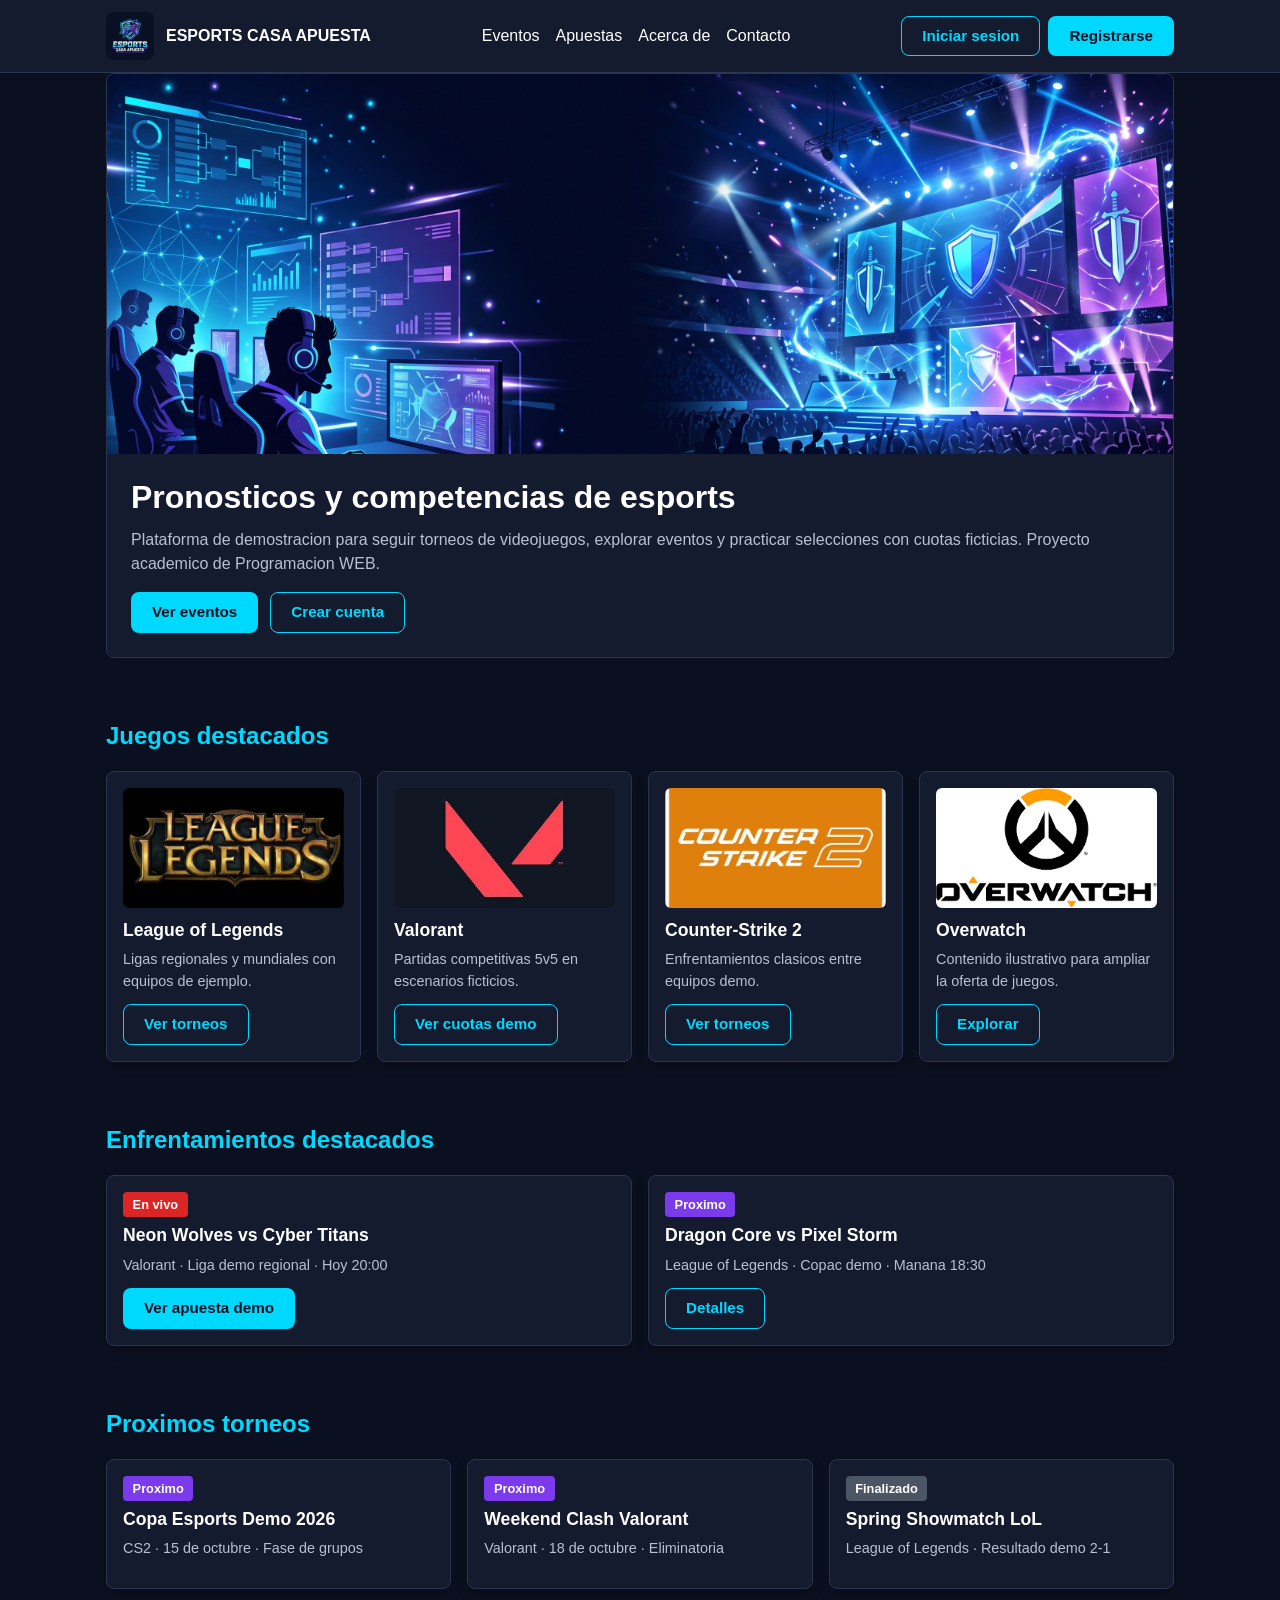
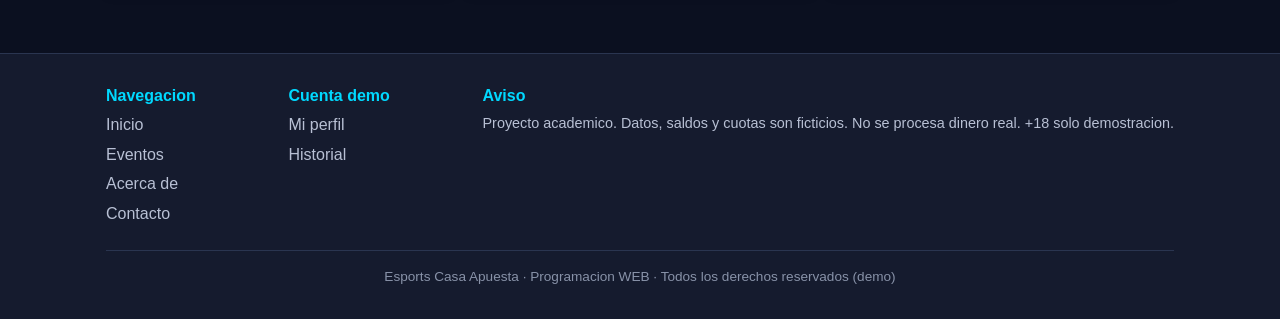
<file: index.html>
<!DOCTYPE html>
<html lang="es">
<head>
    <meta charset="UTF-8">
    <meta name="viewport" content="width=device-width, initial-scale=1.0">
    <title>Inicio | Esports Casa Apuesta</title>
    <link rel="stylesheet" href="css/styles.css">
    <link rel="stylesheet" href="css/layout.css">
    <link rel="stylesheet" href="css/components.css">
    <link rel="stylesheet" href="css/responsive.css">
</head>
<body>

    <!-- Menu principal (se repite en cada pagina) -->
    <header class="site-header">
        <div class="contenedor">
            <a href="index.html" class="logo-link">
                <img src="assets/img/logo.png" alt="Logo Esports Casa Apuesta">
                <span>ESPORTS CASA APUESTA</span>
            </a>

            <nav class="nav-principal" aria-label="Menu principal">
                <ul>
                    <li><a href="pages/eventos.html">Eventos</a></li>
                    <li><a href="pages/apuestas.html">Apuestas</a></li>
                    <li><a href="pages/acerca-de.html">Acerca de</a></li>
                    <li><a href="pages/contacto.html">Contacto</a></li>
                </ul>
            </nav>

            <div class="acciones-usuario">
                <a href="pages/login.html" class="btn btn-secundario">Iniciar sesion</a>
                <a href="pages/registro.html" class="btn btn-primario">Registrarse</a>
            </div>
        </div>
    </header>

    <main>
        <div class="contenedor">

            <section class="hero" id="hero">
                <img src="assets/img/hero-esports.jpg" alt="Escenario de torneo esports">
                <div class="hero-texto">
                    <h1>Pronosticos y competencias de esports</h1>
                    <p class="texto-suave">
                        Plataforma de demostracion para seguir torneos de videojuegos, explorar eventos
                        y practicar selecciones con cuotas ficticias. Proyecto academico de Programacion WEB.
                    </p>
                    <div class="hero-botones">
                        <a href="pages/eventos.html" class="btn btn-primario">Ver eventos</a>
                        <a href="pages/registro.html" class="btn btn-secundario">Crear cuenta</a>
                    </div>
                </div>
            </section>

            <section class="seccion" id="juegos-populares">
                <h2 class="seccion-titulo">Juegos destacados</h2>
                <div class="grilla-tarjetas">
                    <article class="tarjeta tarjeta-juego">
                        <img src="assets/img/league-of-legends.png" alt="League of Legends">
                        <h3>League of Legends</h3>
                        <p class="tarjeta-meta">Ligas regionales y mundiales con equipos de ejemplo.</p>
                        <a href="pages/eventos.html" class="btn btn-secundario">Ver torneos</a>
                    </article>
                    <article class="tarjeta tarjeta-juego">
                        <img src="assets/img/valorant.png" alt="Valorant">
                        <h3>Valorant</h3>
                        <p class="tarjeta-meta">Partidas competitivas 5v5 en escenarios ficticios.</p>
                        <a href="pages/apuestas.html" class="btn btn-secundario">Ver cuotas demo</a>
                    </article>
                    <article class="tarjeta tarjeta-juego">
                        <img src="assets/img/counter-strike-2.png" alt="Counter-Strike 2">
                        <h3>Counter-Strike 2</h3>
                        <p class="tarjeta-meta">Enfrentamientos clasicos entre equipos demo.</p>
                        <a href="pages/eventos.html" class="btn btn-secundario">Ver torneos</a>
                    </article>
                    <article class="tarjeta tarjeta-juego">
                        <img src="assets/img/overwatch.png" alt="Overwatch">
                        <h3>Overwatch</h3>
                        <p class="tarjeta-meta">Contenido ilustrativo para ampliar la oferta de juegos.</p>
                        <a href="pages/eventos.html" class="btn btn-secundario">Explorar</a>
                    </article>
                </div>
            </section>

            <section class="seccion" id="eventos-destacados">
                <h2 class="seccion-titulo">Enfrentamientos destacados</h2>
                <div class="grilla-tarjetas">
                    <article class="tarjeta">
                        <span class="etiqueta-estado en-vivo">En vivo</span>
                        <h3>Neon Wolves vs Cyber Titans</h3>
                        <p class="tarjeta-meta">Valorant · Liga demo regional · Hoy 20:00</p>
                        <a href="pages/apuestas.html" class="btn btn-primario">Ver apuesta demo</a>
                    </article>
                    <article class="tarjeta">
                        <span class="etiqueta-estado proximo">Proximo</span>
                        <h3>Dragon Core vs Pixel Storm</h3>
                        <p class="tarjeta-meta">League of Legends · Copac demo · Manana 18:30</p>
                        <a href="pages/eventos.html" class="btn btn-secundario">Detalles</a>
                    </article>
                </div>
            </section>

            <section class="seccion" id="proximos-eventos">
                <h2 class="seccion-titulo">Proximos torneos</h2>
                <div class="grilla-tarjetas">
                    <article class="tarjeta">
                        <span class="etiqueta-estado proximo">Proximo</span>
                        <h3>Copa Esports Demo 2026</h3>
                        <p class="tarjeta-meta">CS2 · 15 de octubre · Fase de grupos</p>
                    </article>
                    <article class="tarjeta">
                        <span class="etiqueta-estado proximo">Proximo</span>
                        <h3>Weekend Clash Valorant</h3>
                        <p class="tarjeta-meta">Valorant · 18 de octubre · Eliminatoria</p>
                    </article>
                    <article class="tarjeta">
                        <span class="etiqueta-estado finalizado">Finalizado</span>
                        <h3>Spring Showmatch LoL</h3>
                        <p class="tarjeta-meta">League of Legends · Resultado demo 2-1</p>
                    </article>
                </div>
            </section>

        </div>
    </main>

    <footer class="site-footer">
        <div class="contenedor">
            <div class="footer-columnas">
                <div>
                    <h3>Navegacion</h3>
                    <ul>
                        <li><a href="index.html">Inicio</a></li>
                        <li><a href="pages/eventos.html">Eventos</a></li>
                        <li><a href="pages/acerca-de.html">Acerca de</a></li>
                        <li><a href="pages/contacto.html">Contacto</a></li>
                    </ul>
                </div>
                <div>
                    <h3>Cuenta demo</h3>
                    <ul>
                        <li><a href="pages/mi-perfil.html">Mi perfil</a></li>
                        <li><a href="pages/historial.html">Historial</a></li>
                    </ul>
                </div>
                <div>
                    <h3>Aviso</h3>
                    <p class="texto-suave" style="font-size: 0.9rem;">
                        Proyecto academico. Datos, saldos y cuotas son ficticios. No se procesa dinero real. +18 solo demostracion.
                    </p>
                </div>
            </div>
            <p class="footer-copy">Esports Casa Apuesta · Programacion WEB · Todos los derechos reservados (demo)</p>
        </div>
    </footer>

</body>
</html>
</file>
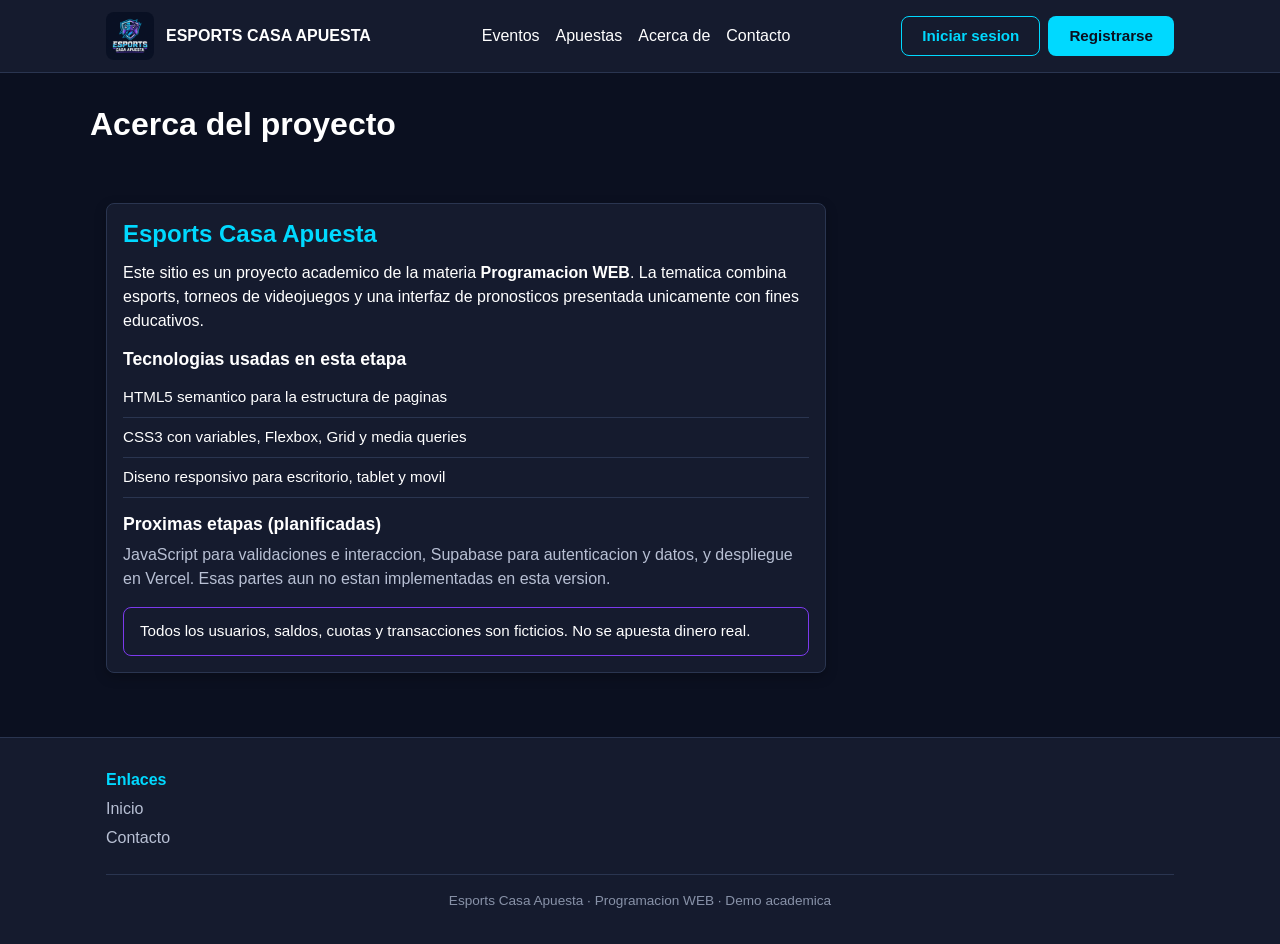
<file: pages/acerca-de.html>
<!DOCTYPE html>
<html lang="es">
<head>
    <meta charset="UTF-8">
    <meta name="viewport" content="width=device-width, initial-scale=1.0">
    <title>Acerca de | Esports Casa Apuesta</title>
    <link rel="stylesheet" href="../css/styles.css">
    <link rel="stylesheet" href="../css/layout.css">
    <link rel="stylesheet" href="../css/components.css">
    <link rel="stylesheet" href="../css/responsive.css">
</head>
<body>

    <header class="site-header">
        <div class="contenedor">
            <a href="../index.html" class="logo-link">
                <img src="../assets/img/logo.png" alt="Logo Esports Casa Apuesta">
                <span>ESPORTS CASA APUESTA</span>
            </a>
            <nav class="nav-principal" aria-label="Menu principal">
                <ul>
                    <li><a href="eventos.html">Eventos</a></li>
                    <li><a href="apuestas.html">Apuestas</a></li>
                    <li><a href="acerca-de.html">Acerca de</a></li>
                    <li><a href="contacto.html">Contacto</a></li>
                </ul>
            </nav>
            <div class="acciones-usuario">
                <a href="login.html" class="btn btn-secundario">Iniciar sesion</a>
                <a href="registro.html" class="btn btn-primario">Registrarse</a>
            </div>
        </div>
    </header>

    <main>
        <div class="contenedor pagina-titulo">
            <h1>Acerca del proyecto</h1>
        </div>

        <section class="seccion">
            <div class="contenedor">
                <article class="tarjeta" style="max-width: 720px;">
                    <h2>Esports Casa Apuesta</h2>
                    <p>
                        Este sitio es un proyecto academico de la materia <strong>Programacion WEB</strong>.
                        La tematica combina esports, torneos de videojuegos y una interfaz de pronosticos
                        presentada unicamente con fines educativos.
                    </p>
                    <h3>Tecnologias usadas en esta etapa</h3>
                    <ul class="lista-actividad" style="margin-bottom: 1rem;">
                        <li>HTML5 semantico para la estructura de paginas</li>
                        <li>CSS3 con variables, Flexbox, Grid y media queries</li>
                        <li>Diseno responsivo para escritorio, tablet y movil</li>
                    </ul>
                    <h3>Proximas etapas (planificadas)</h3>
                    <p class="texto-suave">
                        JavaScript para validaciones e interaccion, Supabase para autenticacion y datos,
                        y despliegue en Vercel. Esas partes aun no estan implementadas en esta version.
                    </p>
                    <p class="aviso-demo" style="margin-top: 1rem; margin-bottom: 0;">
                        Todos los usuarios, saldos, cuotas y transacciones son ficticios. No se apuesta dinero real.
                    </p>
                </article>
            </div>
        </section>
    </main>

    <footer class="site-footer">
        <div class="contenedor">
            <div class="footer-columnas">
                <div>
                    <h3>Enlaces</h3>
                    <ul>
                        <li><a href="../index.html">Inicio</a></li>
                        <li><a href="contacto.html">Contacto</a></li>
                    </ul>
                </div>
            </div>
            <p class="footer-copy">Esports Casa Apuesta · Programacion WEB · Demo academica</p>
        </div>
    </footer>

</body>
</html>
</file>
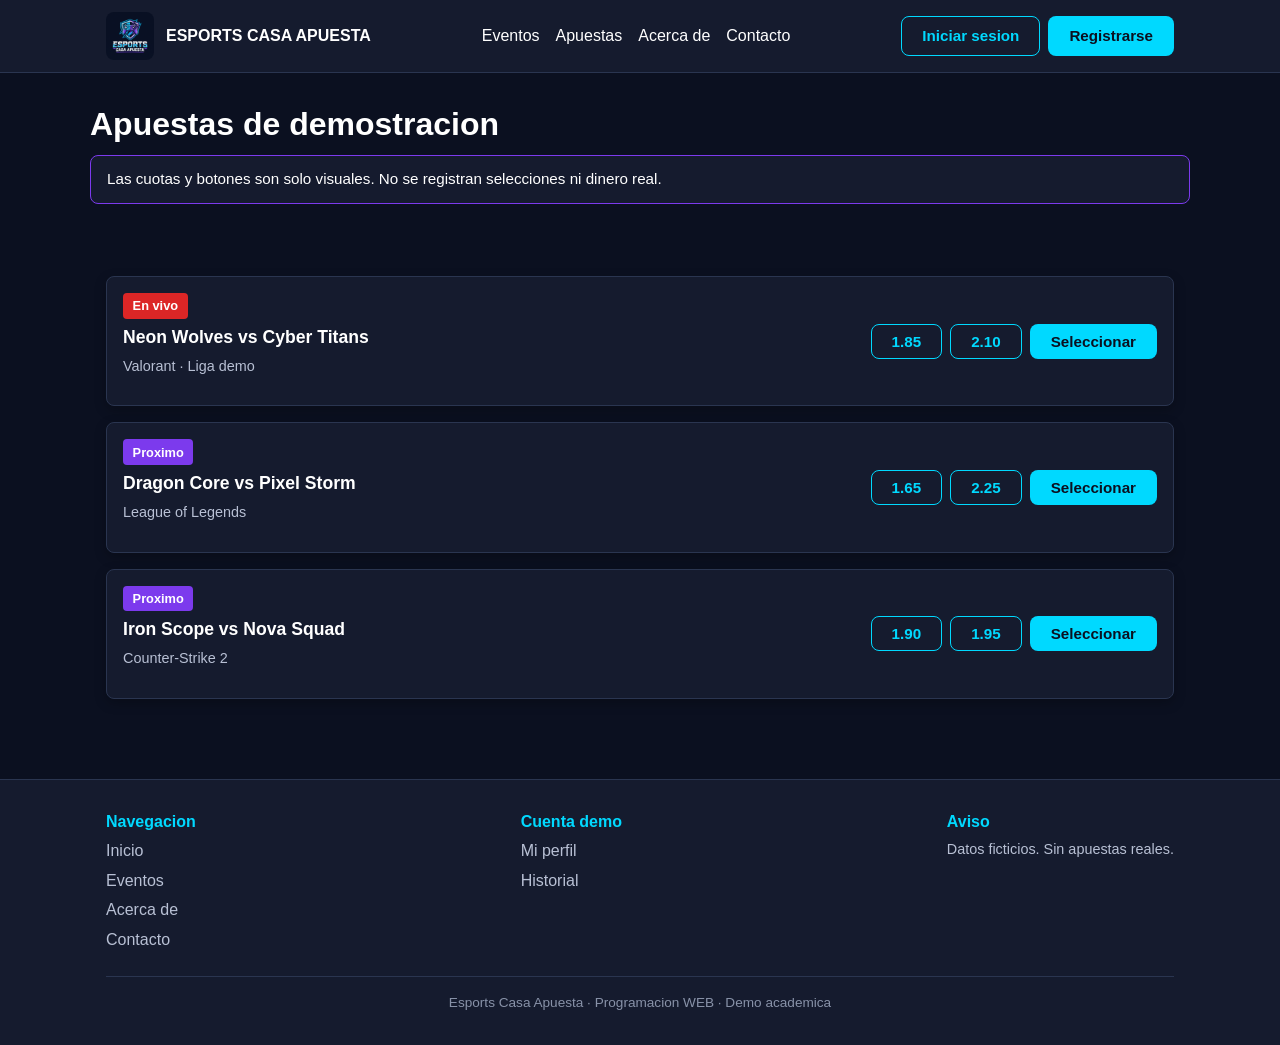
<file: pages/apuestas.html>
<!DOCTYPE html>
<html lang="es">
<head>
    <meta charset="UTF-8">
    <meta name="viewport" content="width=device-width, initial-scale=1.0">
    <title>Apuestas demo | Esports Casa Apuesta</title>
    <link rel="stylesheet" href="../css/styles.css">
    <link rel="stylesheet" href="../css/layout.css">
    <link rel="stylesheet" href="../css/components.css">
    <link rel="stylesheet" href="../css/responsive.css">
</head>
<body>

    <header class="site-header">
        <div class="contenedor">
            <a href="../index.html" class="logo-link">
                <img src="../assets/img/logo.png" alt="Logo Esports Casa Apuesta">
                <span>ESPORTS CASA APUESTA</span>
            </a>
            <nav class="nav-principal" aria-label="Menu principal">
                <ul>
                    <li><a href="eventos.html">Eventos</a></li>
                    <li><a href="apuestas.html">Apuestas</a></li>
                    <li><a href="acerca-de.html">Acerca de</a></li>
                    <li><a href="contacto.html">Contacto</a></li>
                </ul>
            </nav>
            <div class="acciones-usuario">
                <a href="login.html" class="btn btn-secundario">Iniciar sesion</a>
                <a href="registro.html" class="btn btn-primario">Registrarse</a>
            </div>
        </div>
    </header>

    <main>
        <div class="contenedor pagina-titulo">
            <h1>Apuestas de demostracion</h1>
            <p class="aviso-demo">Las cuotas y botones son solo visuales. No se registran selecciones ni dinero real.</p>
        </div>

        <section class="seccion">
            <div class="contenedor">
                <article class="tarjeta bloque-apuesta">
                    <div class="equipos-apuesta">
                        <span class="etiqueta-estado en-vivo">En vivo</span>
                        <h3>Neon Wolves vs Cyber Titans</h3>
                        <p class="tarjeta-meta">Valorant · Liga demo</p>
                    </div>
                    <div class="cuotas">
                        <button type="button" class="btn btn-secundario cuota-btn">1.85</button>
                        <button type="button" class="btn btn-secundario cuota-btn">2.10</button>
                        <button type="button" class="btn btn-primario cuota-btn">Seleccionar</button>
                    </div>
                </article>

                <article class="tarjeta bloque-apuesta">
                    <div class="equipos-apuesta">
                        <span class="etiqueta-estado proximo">Proximo</span>
                        <h3>Dragon Core vs Pixel Storm</h3>
                        <p class="tarjeta-meta">League of Legends</p>
                    </div>
                    <div class="cuotas">
                        <button type="button" class="btn btn-secundario cuota-btn">1.65</button>
                        <button type="button" class="btn btn-secundario cuota-btn">2.25</button>
                        <button type="button" class="btn btn-primario cuota-btn">Seleccionar</button>
                    </div>
                </article>

                <article class="tarjeta bloque-apuesta">
                    <div class="equipos-apuesta">
                        <span class="etiqueta-estado proximo">Proximo</span>
                        <h3>Iron Scope vs Nova Squad</h3>
                        <p class="tarjeta-meta">Counter-Strike 2</p>
                    </div>
                    <div class="cuotas">
                        <button type="button" class="btn btn-secundario cuota-btn">1.90</button>
                        <button type="button" class="btn btn-secundario cuota-btn">1.95</button>
                        <button type="button" class="btn btn-primario cuota-btn">Seleccionar</button>
                    </div>
                </article>
            </div>
        </section>
    </main>

    <footer class="site-footer">
        <div class="contenedor">
            <div class="footer-columnas">
                <div>
                    <h3>Navegacion</h3>
                    <ul>
                        <li><a href="../index.html">Inicio</a></li>
                        <li><a href="eventos.html">Eventos</a></li>
                        <li><a href="acerca-de.html">Acerca de</a></li>
                        <li><a href="contacto.html">Contacto</a></li>
                    </ul>
                </div>
                <div>
                    <h3>Cuenta demo</h3>
                    <ul>
                        <li><a href="mi-perfil.html">Mi perfil</a></li>
                        <li><a href="historial.html">Historial</a></li>
                    </ul>
                </div>
                <div>
                    <h3>Aviso</h3>
                    <p class="texto-suave" style="font-size: 0.9rem;">Datos ficticios. Sin apuestas reales.</p>
                </div>
            </div>
            <p class="footer-copy">Esports Casa Apuesta · Programacion WEB · Demo academica</p>
        </div>
    </footer>

</body>
</html>
</file>
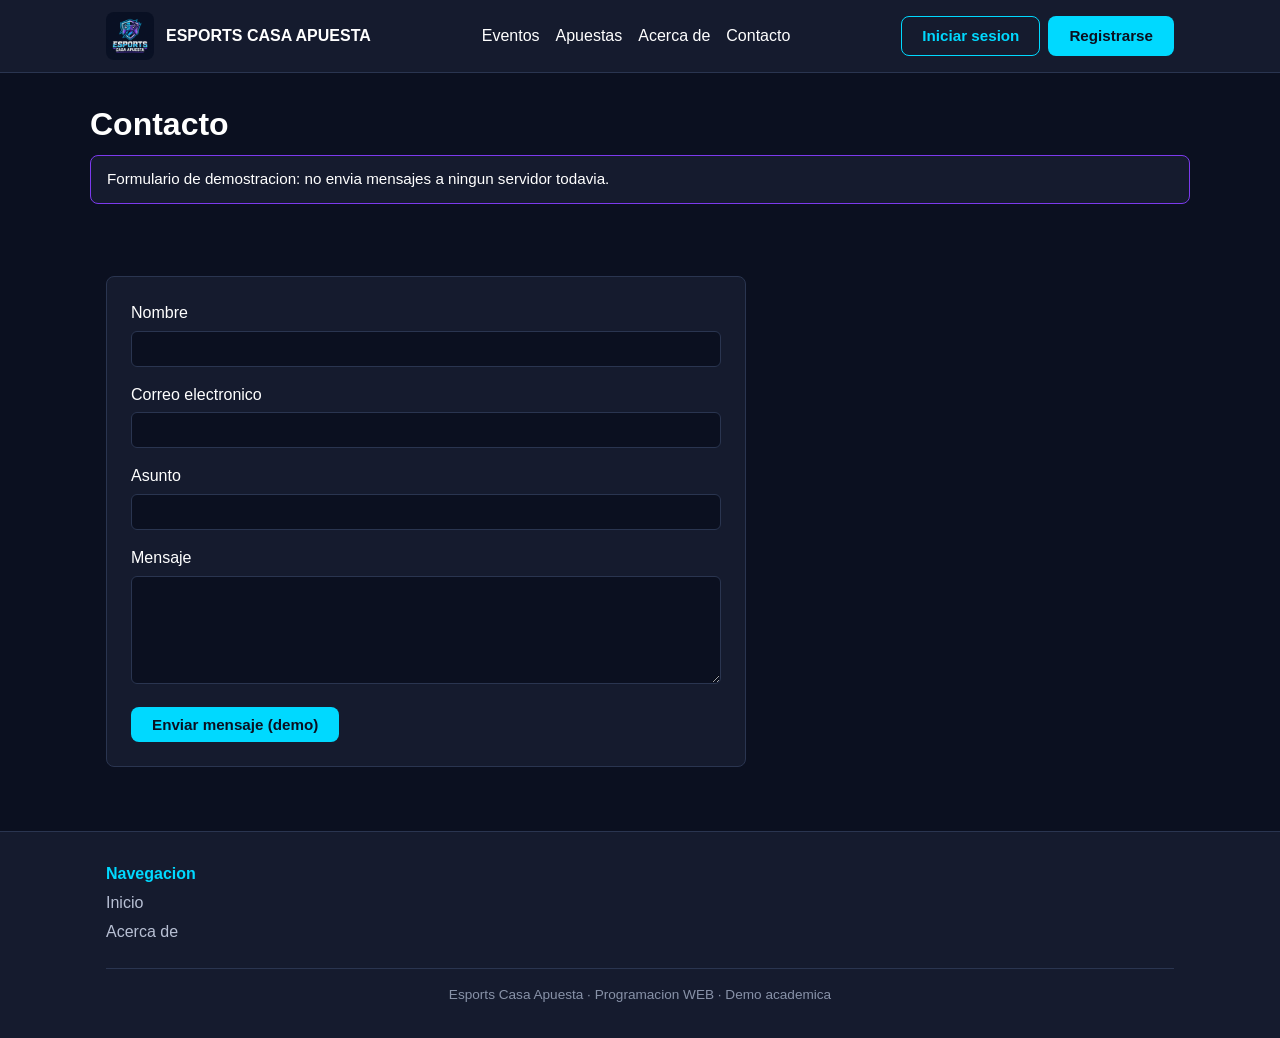
<file: pages/contacto.html>
<!DOCTYPE html>
<html lang="es">
<head>
    <meta charset="UTF-8">
    <meta name="viewport" content="width=device-width, initial-scale=1.0">
    <title>Contacto | Esports Casa Apuesta</title>
    <link rel="stylesheet" href="../css/styles.css">
    <link rel="stylesheet" href="../css/layout.css">
    <link rel="stylesheet" href="../css/components.css">
    <link rel="stylesheet" href="../css/responsive.css">
</head>
<body>

    <header class="site-header">
        <div class="contenedor">
            <a href="../index.html" class="logo-link">
                <img src="../assets/img/logo.png" alt="Logo Esports Casa Apuesta">
                <span>ESPORTS CASA APUESTA</span>
            </a>
            <nav class="nav-principal" aria-label="Menu principal">
                <ul>
                    <li><a href="eventos.html">Eventos</a></li>
                    <li><a href="apuestas.html">Apuestas</a></li>
                    <li><a href="acerca-de.html">Acerca de</a></li>
                    <li><a href="contacto.html">Contacto</a></li>
                </ul>
            </nav>
            <div class="acciones-usuario">
                <a href="login.html" class="btn btn-secundario">Iniciar sesion</a>
                <a href="registro.html" class="btn btn-primario">Registrarse</a>
            </div>
        </div>
    </header>

    <main>
        <div class="contenedor pagina-titulo">
            <h1>Contacto</h1>
            <p class="aviso-demo">Formulario de demostracion: no envia mensajes a ningun servidor todavia.</p>
        </div>

        <section class="seccion">
            <div class="contenedor">
                <form class="formulario formulario-ancho" action="#" method="post">
                    <div class="campo">
                        <label for="nombre">Nombre</label>
                        <input type="text" id="nombre" name="nombre" required>
                    </div>
                    <div class="campo">
                        <label for="correo">Correo electronico</label>
                        <input type="email" id="correo" name="correo" required>
                    </div>
                    <div class="campo">
                        <label for="asunto">Asunto</label>
                        <input type="text" id="asunto" name="asunto" required>
                    </div>
                    <div class="campo">
                        <label for="mensaje">Mensaje</label>
                        <textarea id="mensaje" name="mensaje" rows="5" required></textarea>
                    </div>
                    <button type="submit" class="btn btn-primario">Enviar mensaje (demo)</button>
                </form>
            </div>
        </section>
    </main>

    <footer class="site-footer">
        <div class="contenedor">
            <div class="footer-columnas">
                <div>
                    <h3>Navegacion</h3>
                    <ul>
                        <li><a href="../index.html">Inicio</a></li>
                        <li><a href="acerca-de.html">Acerca de</a></li>
                    </ul>
                </div>
            </div>
            <p class="footer-copy">Esports Casa Apuesta · Programacion WEB · Demo academica</p>
        </div>
    </footer>

</body>
</html>
</file>
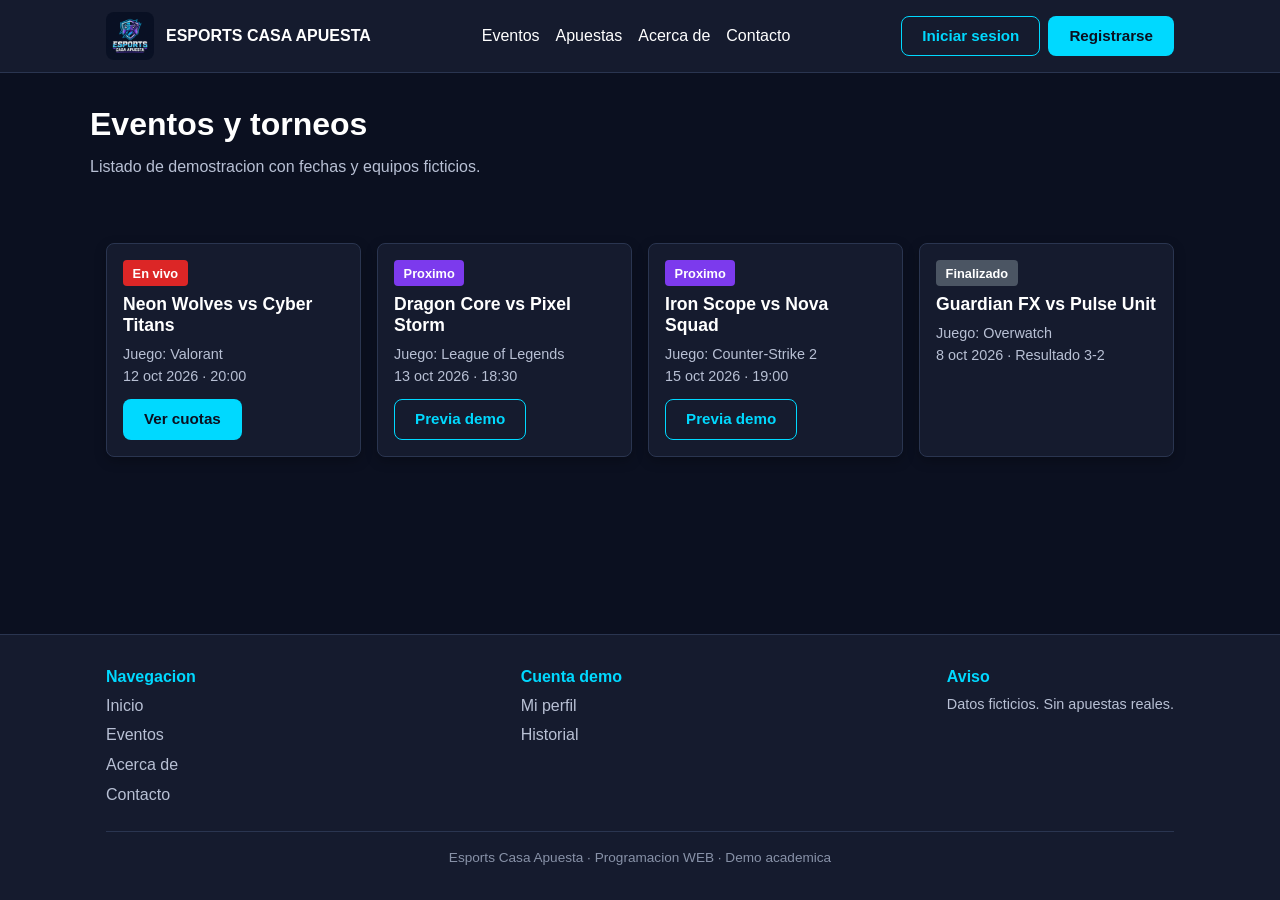
<file: pages/eventos.html>
<!DOCTYPE html>
<html lang="es">
<head>
    <meta charset="UTF-8">
    <meta name="viewport" content="width=device-width, initial-scale=1.0">
    <title>Eventos | Esports Casa Apuesta</title>
    <link rel="stylesheet" href="../css/styles.css">
    <link rel="stylesheet" href="../css/layout.css">
    <link rel="stylesheet" href="../css/components.css">
    <link rel="stylesheet" href="../css/responsive.css">
</head>
<body>

    <header class="site-header">
        <div class="contenedor">
            <a href="../index.html" class="logo-link">
                <img src="../assets/img/logo.png" alt="Logo Esports Casa Apuesta">
                <span>ESPORTS CASA APUESTA</span>
            </a>
            <nav class="nav-principal" aria-label="Menu principal">
                <ul>
                    <li><a href="eventos.html">Eventos</a></li>
                    <li><a href="apuestas.html">Apuestas</a></li>
                    <li><a href="acerca-de.html">Acerca de</a></li>
                    <li><a href="contacto.html">Contacto</a></li>
                </ul>
            </nav>
            <div class="acciones-usuario">
                <a href="login.html" class="btn btn-secundario">Iniciar sesion</a>
                <a href="registro.html" class="btn btn-primario">Registrarse</a>
            </div>
        </div>
    </header>

    <main>
        <div class="contenedor pagina-titulo">
            <h1>Eventos y torneos</h1>
            <p class="texto-suave">Listado de demostracion con fechas y equipos ficticios.</p>
        </div>

        <section class="seccion">
            <div class="contenedor grilla-tarjetas">
                <article class="tarjeta">
                    <span class="etiqueta-estado en-vivo">En vivo</span>
                    <h3>Neon Wolves vs Cyber Titans</h3>
                    <p class="tarjeta-meta">Juego: Valorant<br>12 oct 2026 · 20:00</p>
                    <a href="apuestas.html" class="btn btn-primario">Ver cuotas</a>
                </article>
                <article class="tarjeta">
                    <span class="etiqueta-estado proximo">Proximo</span>
                    <h3>Dragon Core vs Pixel Storm</h3>
                    <p class="tarjeta-meta">Juego: League of Legends<br>13 oct 2026 · 18:30</p>
                    <a href="apuestas.html" class="btn btn-secundario">Previa demo</a>
                </article>
                <article class="tarjeta">
                    <span class="etiqueta-estado proximo">Proximo</span>
                    <h3>Iron Scope vs Nova Squad</h3>
                    <p class="tarjeta-meta">Juego: Counter-Strike 2<br>15 oct 2026 · 19:00</p>
                    <a href="apuestas.html" class="btn btn-secundario">Previa demo</a>
                </article>
                <article class="tarjeta">
                    <span class="etiqueta-estado finalizado">Finalizado</span>
                    <h3>Guardian FX vs Pulse Unit</h3>
                    <p class="tarjeta-meta">Juego: Overwatch<br>8 oct 2026 · Resultado 3-2</p>
                </article>
            </div>
        </section>
    </main>

    <footer class="site-footer">
        <div class="contenedor">
            <div class="footer-columnas">
                <div>
                    <h3>Navegacion</h3>
                    <ul>
                        <li><a href="../index.html">Inicio</a></li>
                        <li><a href="eventos.html">Eventos</a></li>
                        <li><a href="acerca-de.html">Acerca de</a></li>
                        <li><a href="contacto.html">Contacto</a></li>
                    </ul>
                </div>
                <div>
                    <h3>Cuenta demo</h3>
                    <ul>
                        <li><a href="mi-perfil.html">Mi perfil</a></li>
                        <li><a href="historial.html">Historial</a></li>
                    </ul>
                </div>
                <div>
                    <h3>Aviso</h3>
                    <p class="texto-suave" style="font-size: 0.9rem;">Datos ficticios. Sin apuestas reales.</p>
                </div>
            </div>
            <p class="footer-copy">Esports Casa Apuesta · Programacion WEB · Demo academica</p>
        </div>
    </footer>

</body>
</html>
</file>
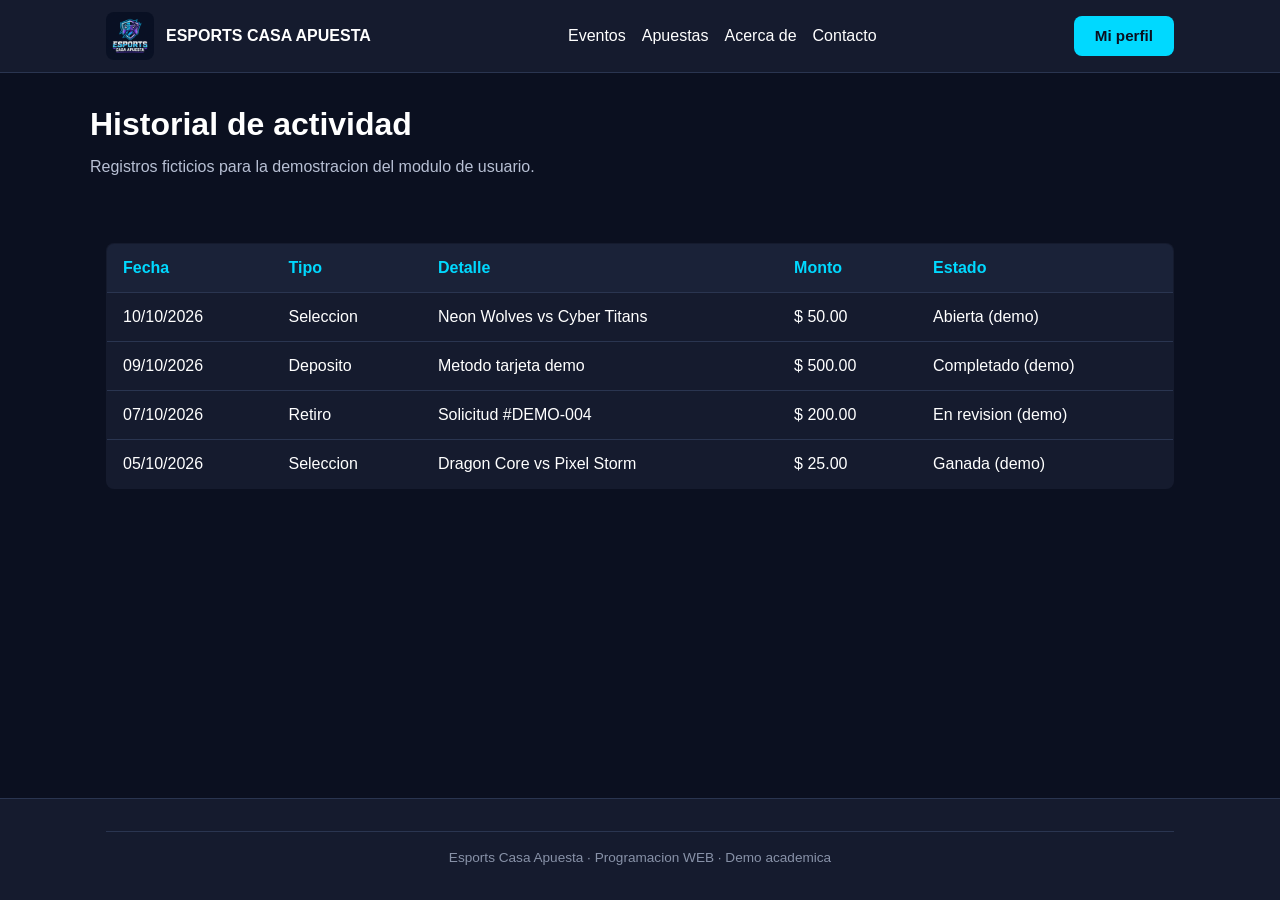
<file: pages/historial.html>
<!DOCTYPE html>
<html lang="es">
<head>
    <meta charset="UTF-8">
    <meta name="viewport" content="width=device-width, initial-scale=1.0">
    <title>Historial | Esports Casa Apuesta</title>
    <link rel="stylesheet" href="../css/styles.css">
    <link rel="stylesheet" href="../css/layout.css">
    <link rel="stylesheet" href="../css/components.css">
    <link rel="stylesheet" href="../css/responsive.css">
</head>
<body>

    <header class="site-header">
        <div class="contenedor">
            <a href="../index.html" class="logo-link">
                <img src="../assets/img/logo.png" alt="Logo Esports Casa Apuesta">
                <span>ESPORTS CASA APUESTA</span>
            </a>
            <nav class="nav-principal" aria-label="Menu principal">
                <ul>
                    <li><a href="eventos.html">Eventos</a></li>
                    <li><a href="apuestas.html">Apuestas</a></li>
                    <li><a href="acerca-de.html">Acerca de</a></li>
                    <li><a href="contacto.html">Contacto</a></li>
                </ul>
            </nav>
            <div class="acciones-usuario">
                <a href="mi-perfil.html" class="btn btn-primario">Mi perfil</a>
            </div>
        </div>
    </header>

    <main>
        <div class="contenedor pagina-titulo">
            <h1>Historial de actividad</h1>
            <p class="texto-suave">Registros ficticios para la demostracion del modulo de usuario.</p>
        </div>

        <section class="seccion">
            <div class="contenedor tabla-contenedor">
                <table class="tabla-historial">
                    <thead>
                        <tr>
                            <th>Fecha</th>
                            <th>Tipo</th>
                            <th>Detalle</th>
                            <th>Monto</th>
                            <th>Estado</th>
                        </tr>
                    </thead>
                    <tbody>
                        <tr>
                            <td>10/10/2026</td>
                            <td>Seleccion</td>
                            <td>Neon Wolves vs Cyber Titans</td>
                            <td>$ 50.00</td>
                            <td>Abierta (demo)</td>
                        </tr>
                        <tr>
                            <td>09/10/2026</td>
                            <td>Deposito</td>
                            <td>Metodo tarjeta demo</td>
                            <td>$ 500.00</td>
                            <td>Completado (demo)</td>
                        </tr>
                        <tr>
                            <td>07/10/2026</td>
                            <td>Retiro</td>
                            <td>Solicitud #DEMO-004</td>
                            <td>$ 200.00</td>
                            <td>En revision (demo)</td>
                        </tr>
                        <tr>
                            <td>05/10/2026</td>
                            <td>Seleccion</td>
                            <td>Dragon Core vs Pixel Storm</td>
                            <td>$ 25.00</td>
                            <td>Ganada (demo)</td>
                        </tr>
                    </tbody>
                </table>
            </div>
        </section>
    </main>

    <footer class="site-footer">
        <div class="contenedor">
            <p class="footer-copy">Esports Casa Apuesta · Programacion WEB · Demo academica</p>
        </div>
    </footer>

</body>
</html>
</file>
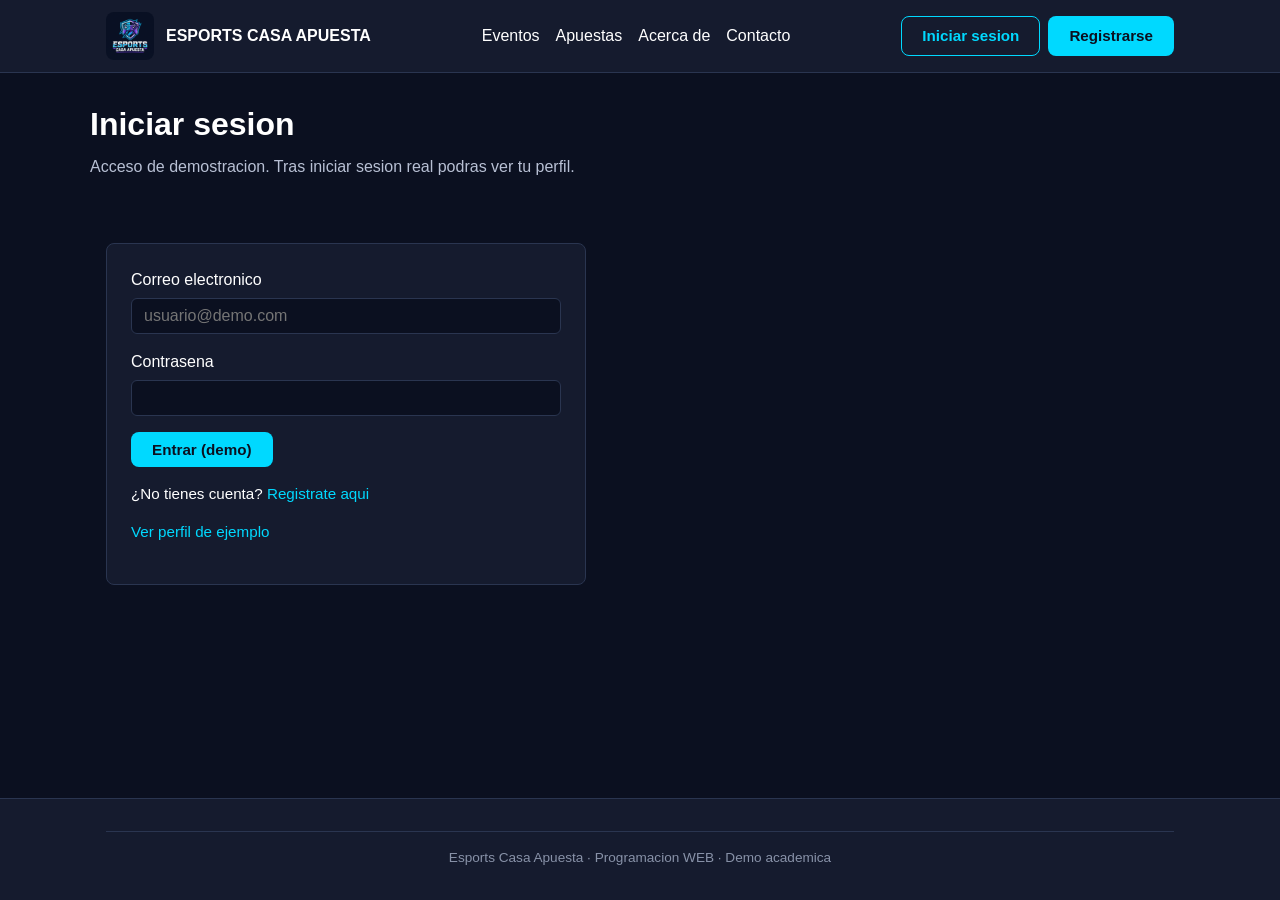
<file: pages/login.html>
<!DOCTYPE html>
<html lang="es">
<head>
    <meta charset="UTF-8">
    <meta name="viewport" content="width=device-width, initial-scale=1.0">
    <title>Iniciar sesion | Esports Casa Apuesta</title>
    <link rel="stylesheet" href="../css/styles.css">
    <link rel="stylesheet" href="../css/layout.css">
    <link rel="stylesheet" href="../css/components.css">
    <link rel="stylesheet" href="../css/responsive.css">
</head>
<body>

    <header class="site-header">
        <div class="contenedor">
            <a href="../index.html" class="logo-link">
                <img src="../assets/img/logo.png" alt="Logo Esports Casa Apuesta">
                <span>ESPORTS CASA APUESTA</span>
            </a>
            <nav class="nav-principal" aria-label="Menu principal">
                <ul>
                    <li><a href="eventos.html">Eventos</a></li>
                    <li><a href="apuestas.html">Apuestas</a></li>
                    <li><a href="acerca-de.html">Acerca de</a></li>
                    <li><a href="contacto.html">Contacto</a></li>
                </ul>
            </nav>
            <div class="acciones-usuario">
                <a href="login.html" class="btn btn-secundario">Iniciar sesion</a>
                <a href="registro.html" class="btn btn-primario">Registrarse</a>
            </div>
        </div>
    </header>

    <main>
        <div class="contenedor pagina-titulo">
            <h1>Iniciar sesion</h1>
            <p class="texto-suave">Acceso de demostracion. Tras iniciar sesion real podras ver tu perfil.</p>
        </div>

        <section class="seccion">
            <div class="contenedor">
                <form class="formulario" action="#" method="post">
                    <div class="campo">
                        <label for="correo">Correo electronico</label>
                        <input type="email" id="correo" name="correo" placeholder="usuario@demo.com" required>
                    </div>
                    <div class="campo">
                        <label for="password">Contrasena</label>
                        <input type="password" id="password" name="password" required>
                    </div>
                    <button type="submit" class="btn btn-primario">Entrar (demo)</button>
                    <p class="form-enlace">¿No tienes cuenta? <a href="registro.html">Registrate aqui</a></p>
                    <p class="form-enlace"><a href="mi-perfil.html">Ver perfil de ejemplo</a></p>
                </form>
            </div>
        </section>
    </main>

    <footer class="site-footer">
        <div class="contenedor">
            <p class="footer-copy">Esports Casa Apuesta · Programacion WEB · Demo academica</p>
        </div>
    </footer>

</body>
</html>
</file>
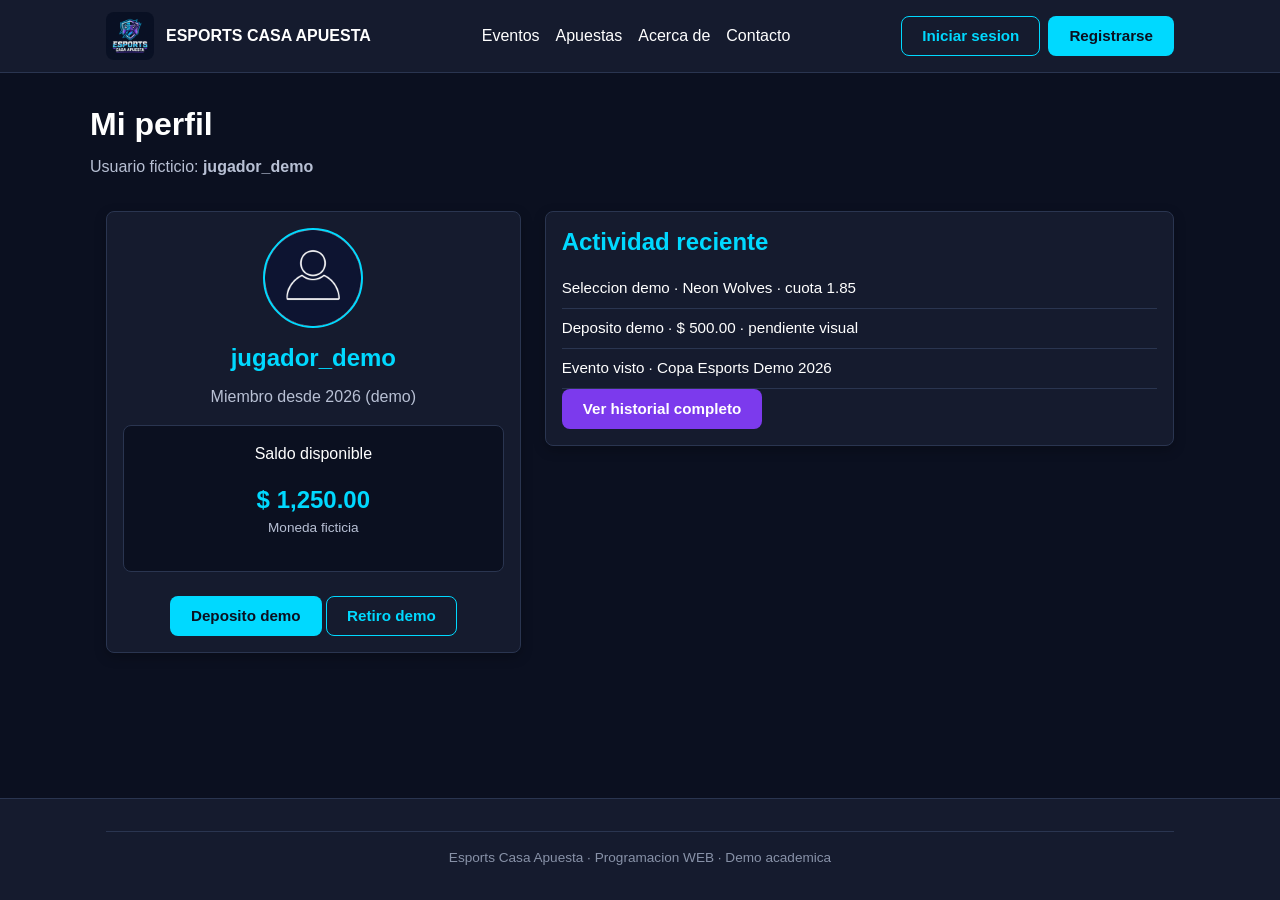
<file: pages/mi-perfil.html>
<!DOCTYPE html>
<html lang="es">
<head>
    <meta charset="UTF-8">
    <meta name="viewport" content="width=device-width, initial-scale=1.0">
    <title>Mi perfil | Esports Casa Apuesta</title>
    <link rel="stylesheet" href="../css/styles.css">
    <link rel="stylesheet" href="../css/layout.css">
    <link rel="stylesheet" href="../css/components.css">
    <link rel="stylesheet" href="../css/responsive.css">
</head>
<body>

    <header class="site-header">
        <div class="contenedor">
            <a href="../index.html" class="logo-link">
                <img src="../assets/img/logo.png" alt="Logo Esports Casa Apuesta">
                <span>ESPORTS CASA APUESTA</span>
            </a>
            <nav class="nav-principal" aria-label="Menu principal">
                <ul>
                    <li><a href="eventos.html">Eventos</a></li>
                    <li><a href="apuestas.html">Apuestas</a></li>
                    <li><a href="acerca-de.html">Acerca de</a></li>
                    <li><a href="contacto.html">Contacto</a></li>
                </ul>
            </nav>
            <div class="acciones-usuario">
                <a href="login.html" class="btn btn-secundario">Iniciar sesion</a>
                <a href="registro.html" class="btn btn-primario">Registrarse</a>
            </div>
        </div>
    </header>

    <main>
        <div class="contenedor pagina-titulo">
            <h1>Mi perfil</h1>
            <p class="texto-suave">Usuario ficticio: <strong>jugador_demo</strong></p>
        </div>

        <div class="contenedor perfil-layout">
            <aside class="perfil-sidebar">
                <div class="tarjeta panel-usuario">
                    <img src="../assets/img/default-avatar.png" alt="Avatar de usuario demo">
                    <h2>jugador_demo</h2>
                    <p class="texto-suave">Miembro desde 2026 (demo)</p>
                    <div class="saldo-caja">
                        <p>Saldo disponible</p>
                        <strong>$ 1,250.00</strong>
                        <p class="texto-suave" style="font-size: 0.85rem;">Moneda ficticia</p>
                    </div>
                    <a href="pagos.html" class="btn btn-primario">Deposito demo</a>
                    <a href="retiros.html" class="btn btn-secundario" style="margin-top: 0.5rem;">Retiro demo</a>
                </div>
            </aside>

            <div class="perfil-contenido">
                <div class="tarjeta">
                    <h2>Actividad reciente</h2>
                    <ul class="lista-actividad">
                        <li>Seleccion demo · Neon Wolves · cuota 1.85</li>
                        <li>Deposito demo · $ 500.00 · pendiente visual</li>
                        <li>Evento visto · Copa Esports Demo 2026</li>
                    </ul>
                    <a href="historial.html" class="btn btn-violeta">Ver historial completo</a>
                </div>
            </div>
        </div>
    </main>

    <footer class="site-footer">
        <div class="contenedor">
            <p class="footer-copy">Esports Casa Apuesta · Programacion WEB · Demo academica</p>
        </div>
    </footer>

</body>
</html>
</file>
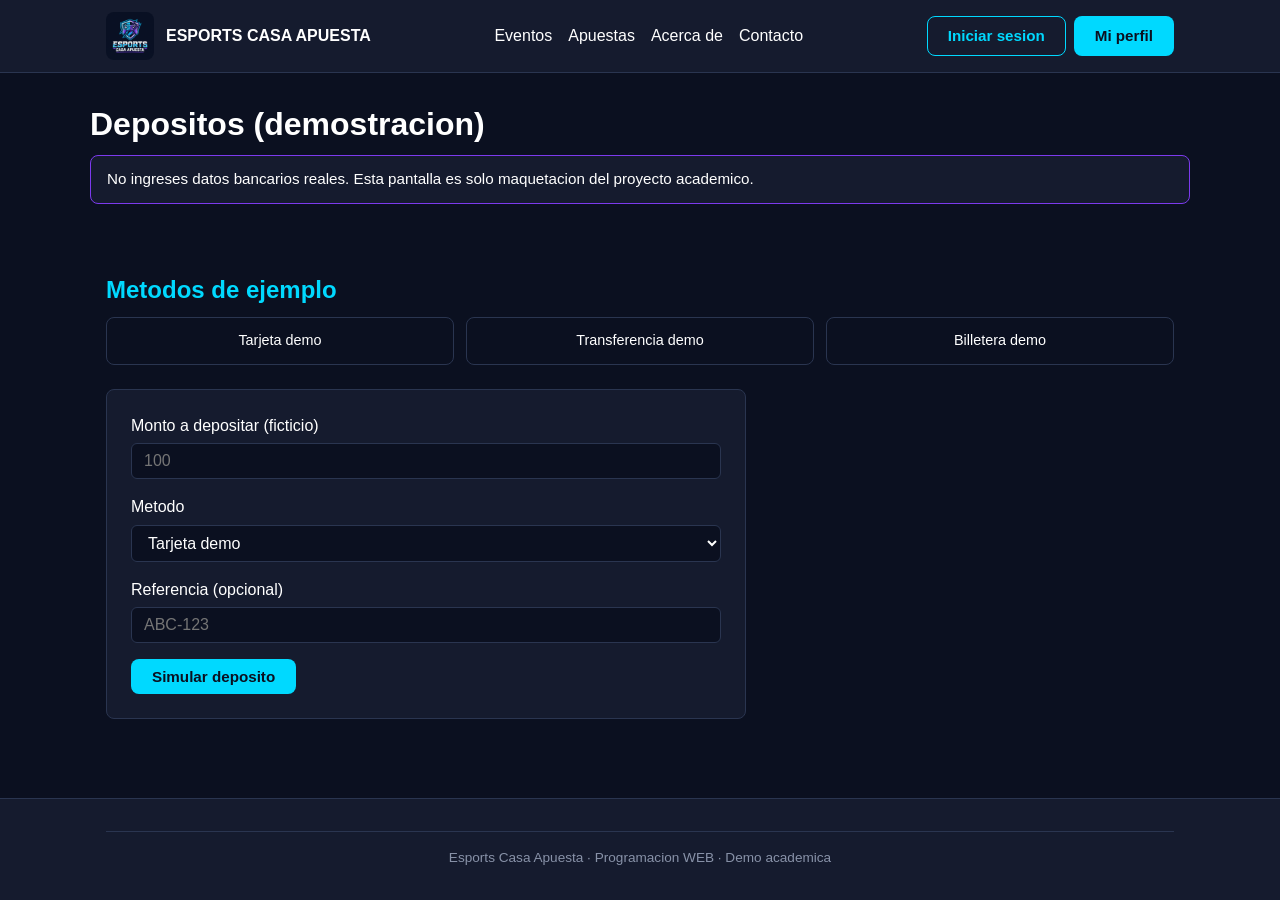
<file: pages/pagos.html>
<!DOCTYPE html>
<html lang="es">
<head>
    <meta charset="UTF-8">
    <meta name="viewport" content="width=device-width, initial-scale=1.0">
    <title>Depositos demo | Esports Casa Apuesta</title>
    <link rel="stylesheet" href="../css/styles.css">
    <link rel="stylesheet" href="../css/layout.css">
    <link rel="stylesheet" href="../css/components.css">
    <link rel="stylesheet" href="../css/responsive.css">
</head>
<body>

    <header class="site-header">
        <div class="contenedor">
            <a href="../index.html" class="logo-link">
                <img src="../assets/img/logo.png" alt="Logo Esports Casa Apuesta">
                <span>ESPORTS CASA APUESTA</span>
            </a>
            <nav class="nav-principal" aria-label="Menu principal">
                <ul>
                    <li><a href="eventos.html">Eventos</a></li>
                    <li><a href="apuestas.html">Apuestas</a></li>
                    <li><a href="acerca-de.html">Acerca de</a></li>
                    <li><a href="contacto.html">Contacto</a></li>
                </ul>
            </nav>
            <div class="acciones-usuario">
                <a href="login.html" class="btn btn-secundario">Iniciar sesion</a>
                <a href="mi-perfil.html" class="btn btn-primario">Mi perfil</a>
            </div>
        </div>
    </header>

    <main>
        <div class="contenedor pagina-titulo">
            <h1>Depositos (demostracion)</h1>
            <p class="aviso-demo">No ingreses datos bancarios reales. Esta pantalla es solo maquetacion del proyecto academico.</p>
        </div>

        <section class="seccion">
            <div class="contenedor">
                <h2>Metodos de ejemplo</h2>
                <div class="metodos-pago">
                    <div class="metodo-item">Tarjeta demo</div>
                    <div class="metodo-item">Transferencia demo</div>
                    <div class="metodo-item">Billetera demo</div>
                </div>

                <form class="formulario formulario-ancho" action="#" method="post">
                    <div class="campo">
                        <label for="monto">Monto a depositar (ficticio)</label>
                        <input type="number" id="monto" name="monto" min="1" placeholder="100" required>
                    </div>
                    <div class="campo">
                        <label for="metodo">Metodo</label>
                        <select id="metodo" name="metodo">
                            <option value="tarjeta">Tarjeta demo</option>
                            <option value="transferencia">Transferencia demo</option>
                            <option value="billetera">Billetera demo</option>
                        </select>
                    </div>
                    <div class="campo">
                        <label for="referencia">Referencia (opcional)</label>
                        <input type="text" id="referencia" name="referencia" placeholder="ABC-123">
                    </div>
                    <button type="submit" class="btn btn-primario">Simular deposito</button>
                </form>
            </div>
        </section>
    </main>

    <footer class="site-footer">
        <div class="contenedor">
            <p class="footer-copy">Esports Casa Apuesta · Programacion WEB · Demo academica</p>
        </div>
    </footer>

</body>
</html>
</file>
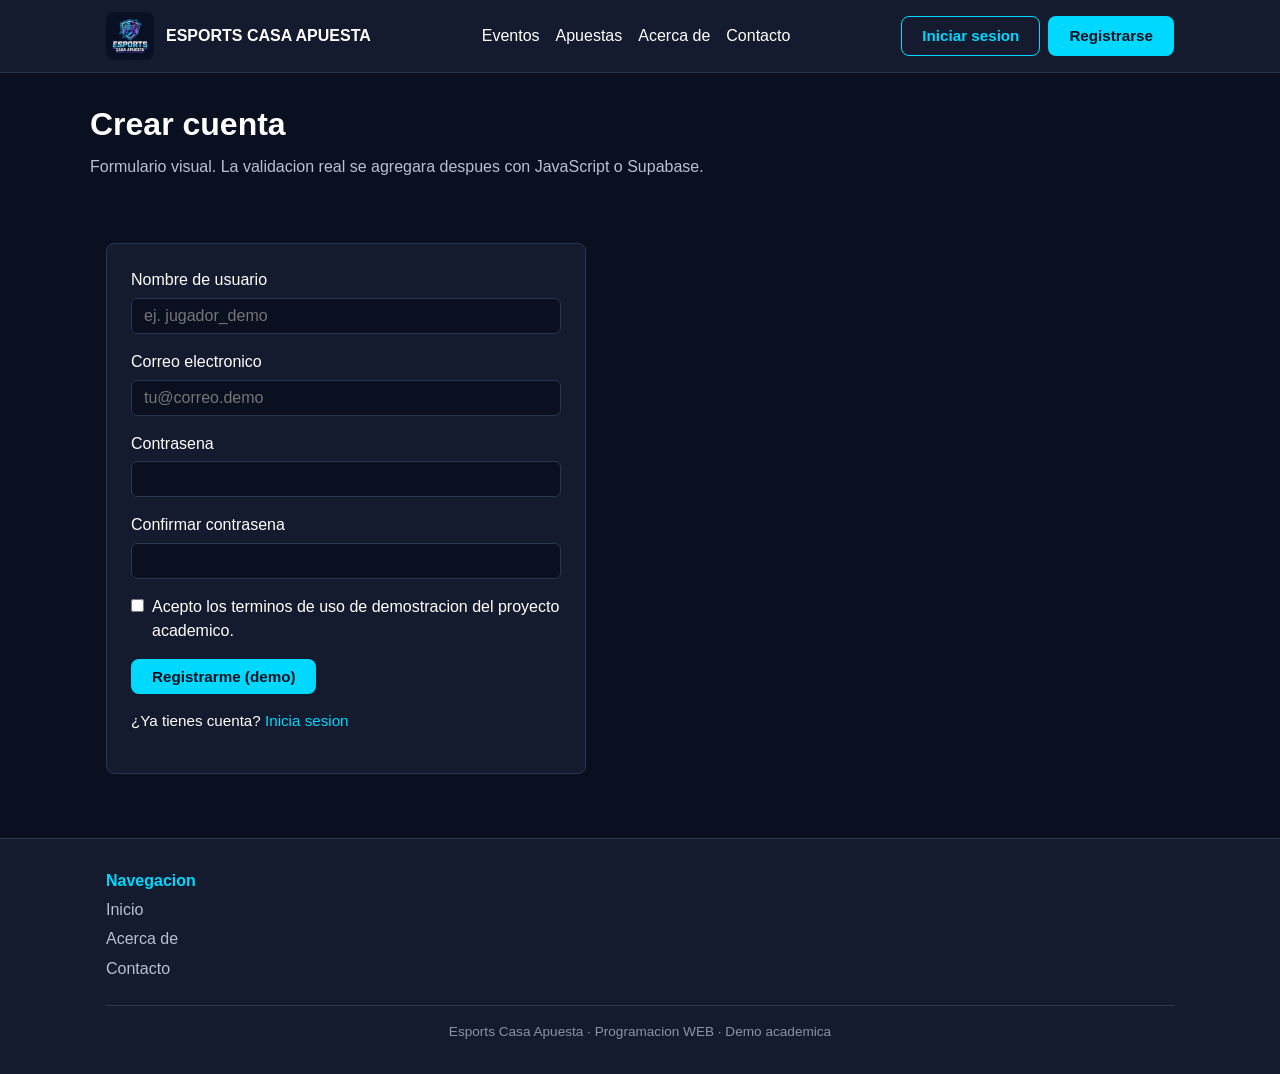
<file: pages/registro.html>
<!DOCTYPE html>
<html lang="es">
<head>
    <meta charset="UTF-8">
    <meta name="viewport" content="width=device-width, initial-scale=1.0">
    <title>Registro | Esports Casa Apuesta</title>
    <link rel="stylesheet" href="../css/styles.css">
    <link rel="stylesheet" href="../css/layout.css">
    <link rel="stylesheet" href="../css/components.css">
    <link rel="stylesheet" href="../css/responsive.css">
</head>
<body>

    <header class="site-header">
        <div class="contenedor">
            <a href="../index.html" class="logo-link">
                <img src="../assets/img/logo.png" alt="Logo Esports Casa Apuesta">
                <span>ESPORTS CASA APUESTA</span>
            </a>
            <nav class="nav-principal" aria-label="Menu principal">
                <ul>
                    <li><a href="eventos.html">Eventos</a></li>
                    <li><a href="apuestas.html">Apuestas</a></li>
                    <li><a href="acerca-de.html">Acerca de</a></li>
                    <li><a href="contacto.html">Contacto</a></li>
                </ul>
            </nav>
            <div class="acciones-usuario">
                <a href="login.html" class="btn btn-secundario">Iniciar sesion</a>
                <a href="registro.html" class="btn btn-primario">Registrarse</a>
            </div>
        </div>
    </header>

    <main>
        <div class="contenedor pagina-titulo">
            <h1>Crear cuenta</h1>
            <p class="texto-suave">Formulario visual. La validacion real se agregara despues con JavaScript o Supabase.</p>
        </div>

        <section class="seccion">
            <div class="contenedor">
                <form class="formulario" action="#" method="post">
                    <div class="campo">
                        <label for="usuario">Nombre de usuario</label>
                        <input type="text" id="usuario" name="usuario" placeholder="ej. jugador_demo" required>
                    </div>
                    <div class="campo">
                        <label for="correo">Correo electronico</label>
                        <input type="email" id="correo" name="correo" placeholder="tu@correo.demo" required>
                    </div>
                    <div class="campo">
                        <label for="password">Contrasena</label>
                        <input type="password" id="password" name="password" required>
                    </div>
                    <div class="campo">
                        <label for="password2">Confirmar contrasena</label>
                        <input type="password" id="password2" name="password2" required>
                    </div>
                    <div class="campo-checkbox">
                        <input type="checkbox" id="terminos" name="terminos" required>
                        <label for="terminos">Acepto los terminos de uso de demostracion del proyecto academico.</label>
                    </div>
                    <button type="submit" class="btn btn-primario">Registrarme (demo)</button>
                    <p class="form-enlace">¿Ya tienes cuenta? <a href="login.html">Inicia sesion</a></p>
                </form>
            </div>
        </section>
    </main>

    <footer class="site-footer">
        <div class="contenedor">
            <div class="footer-columnas">
                <div>
                    <h3>Navegacion</h3>
                    <ul>
                        <li><a href="../index.html">Inicio</a></li>
                        <li><a href="acerca-de.html">Acerca de</a></li>
                        <li><a href="contacto.html">Contacto</a></li>
                    </ul>
                </div>
            </div>
            <p class="footer-copy">Esports Casa Apuesta · Programacion WEB · Demo academica</p>
        </div>
    </footer>

</body>
</html>
</file>
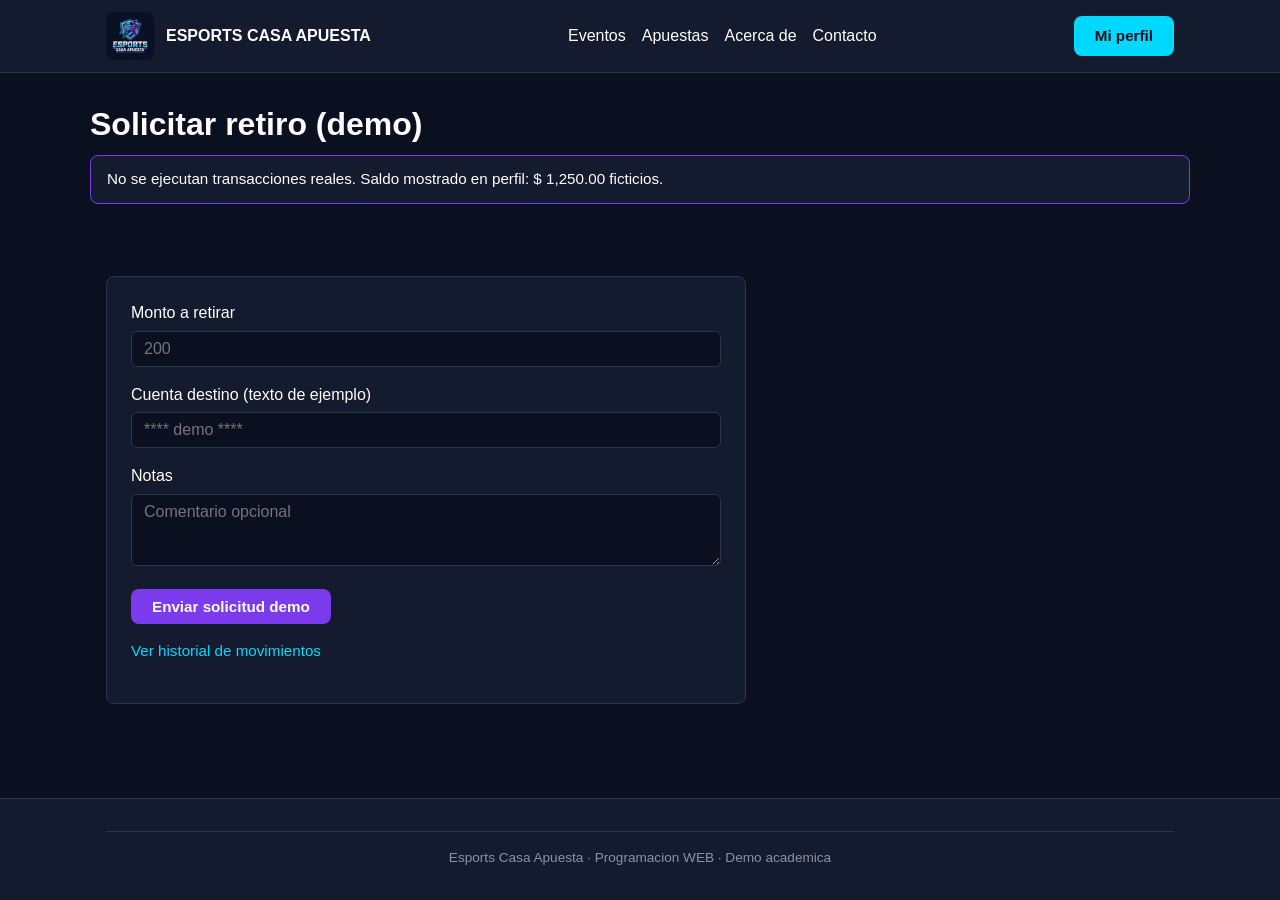
<file: pages/retiros.html>
<!DOCTYPE html>
<html lang="es">
<head>
    <meta charset="UTF-8">
    <meta name="viewport" content="width=device-width, initial-scale=1.0">
    <title>Retiros demo | Esports Casa Apuesta</title>
    <link rel="stylesheet" href="../css/styles.css">
    <link rel="stylesheet" href="../css/layout.css">
    <link rel="stylesheet" href="../css/components.css">
    <link rel="stylesheet" href="../css/responsive.css">
</head>
<body>

    <header class="site-header">
        <div class="contenedor">
            <a href="../index.html" class="logo-link">
                <img src="../assets/img/logo.png" alt="Logo Esports Casa Apuesta">
                <span>ESPORTS CASA APUESTA</span>
            </a>
            <nav class="nav-principal" aria-label="Menu principal">
                <ul>
                    <li><a href="eventos.html">Eventos</a></li>
                    <li><a href="apuestas.html">Apuestas</a></li>
                    <li><a href="acerca-de.html">Acerca de</a></li>
                    <li><a href="contacto.html">Contacto</a></li>
                </ul>
            </nav>
            <div class="acciones-usuario">
                <a href="mi-perfil.html" class="btn btn-primario">Mi perfil</a>
            </div>
        </div>
    </header>

    <main>
        <div class="contenedor pagina-titulo">
            <h1>Solicitar retiro (demo)</h1>
            <p class="aviso-demo">No se ejecutan transacciones reales. Saldo mostrado en perfil: $ 1,250.00 ficticios.</p>
        </div>

        <section class="seccion">
            <div class="contenedor">
                <form class="formulario formulario-ancho" action="#" method="post">
                    <div class="campo">
                        <label for="monto-retiro">Monto a retirar</label>
                        <input type="number" id="monto-retiro" name="monto-retiro" min="1" max="1250" placeholder="200" required>
                    </div>
                    <div class="campo">
                        <label for="cuenta-demo">Cuenta destino (texto de ejemplo)</label>
                        <input type="text" id="cuenta-demo" name="cuenta-demo" placeholder="**** demo ****" required>
                    </div>
                    <div class="campo">
                        <label for="notas">Notas</label>
                        <textarea id="notas" name="notas" rows="3" placeholder="Comentario opcional"></textarea>
                    </div>
                    <button type="submit" class="btn btn-violeta">Enviar solicitud demo</button>
                    <p class="form-enlace"><a href="historial.html">Ver historial de movimientos</a></p>
                </form>
            </div>
        </section>
    </main>

    <footer class="site-footer">
        <div class="contenedor">
            <p class="footer-copy">Esports Casa Apuesta · Programacion WEB · Demo academica</p>
        </div>
    </footer>

</body>
</html>
</file>
<file: css/styles.css>
/* Variables y estilos base del sitio */

:root {
    --color-background: #0B1020;
    --color-primary: #00D9FF;
    --color-secondary: #7C3AED;
    --color-text: #FFFFFF;
    --color-card: #151b2e;
    --color-border: #2a3550;
}

* {
    box-sizing: border-box;
    margin: 0;
    padding: 0;
}

body {
    font-family: "Segoe UI", Arial, sans-serif;
    background-color: var(--color-background);
    color: var(--color-text);
    line-height: 1.5;
    min-height: 100vh;
}

img {
    max-width: 100%;
    height: auto;
    display: block;
}

a {
    color: var(--color-primary);
    text-decoration: none;
}

a:hover {
    text-decoration: underline;
}

a:focus-visible {
    outline: 2px solid var(--color-primary);
    outline-offset: 2px;
}

ul {
    list-style: none;
}

h1, h2, h3 {
    line-height: 1.2;
    margin-bottom: 0.75rem;
}

h1 {
    font-size: 2rem;
}

h2 {
    font-size: 1.5rem;
    color: var(--color-primary);
}

p {
    margin-bottom: 1rem;
}

main {
    flex: 1;
}

.texto-suave {
    color: #b8c0d4;
}

.aviso-demo {
    background-color: var(--color-card);
    border: 1px solid var(--color-secondary);
    border-radius: 8px;
    padding: 0.75rem 1rem;
    margin-bottom: 1.5rem;
    font-size: 0.95rem;
}
</file>
<file: css/layout.css>
/* Estructura: header, main, footer, secciones */

body {
    display: flex;
    flex-direction: column;
}

.contenedor {
    width: 100%;
    max-width: 1100px;
    margin: 0 auto;
    padding: 0 1rem;
}

/* Cabecera */
.site-header {
    background-color: var(--color-card);
    border-bottom: 1px solid var(--color-border);
    padding: 0.75rem 0;
}

.site-header .contenedor {
    display: flex;
    flex-wrap: wrap;
    align-items: center;
    justify-content: space-between;
    gap: 1rem;
}

.logo-link {
    display: flex;
    align-items: center;
    gap: 0.75rem;
    color: var(--color-text);
    font-weight: bold;
    text-decoration: none;
}

.logo-link:hover {
    text-decoration: none;
    color: var(--color-primary);
}

.logo-link img {
    width: 48px;
    height: 48px;
    border-radius: 8px;
    object-fit: cover;
}

.nav-principal ul {
    display: flex;
    flex-wrap: wrap;
    gap: 1rem;
}

.nav-principal a {
    color: var(--color-text);
    font-weight: 500;
}

.nav-principal a:hover {
    color: var(--color-primary);
}

.acciones-usuario {
    display: flex;
    flex-wrap: wrap;
    gap: 0.5rem;
    align-items: center;
}

/* Hero inicio */
.hero {
    position: relative;
    margin-bottom: 2rem;
    border-radius: 8px;
    overflow: hidden;
    border: 1px solid var(--color-border);
}

.hero img {
    width: 100%;
    max-height: 380px;
    object-fit: cover;
}

.hero-texto {
    padding: 1.5rem;
    background-color: var(--color-card);
}

.hero-texto h1 {
    color: var(--color-text);
}

.hero-botones {
    display: flex;
    flex-wrap: wrap;
    gap: 0.75rem;
    margin-top: 1rem;
}

/* Secciones generales */
.seccion {
    padding: 2rem 0;
}

.seccion-titulo {
    margin-bottom: 1.25rem;
}

.grilla-tarjetas {
    display: grid;
    grid-template-columns: repeat(auto-fit, minmax(240px, 1fr));
    gap: 1rem;
}

.pagina-titulo {
    padding: 2rem 0 1rem;
}

.pagina-titulo h1 {
    color: var(--color-text);
}

/* Pie de pagina */
.site-footer {
    background-color: var(--color-card);
    border-top: 1px solid var(--color-border);
    padding: 2rem 0 1rem;
    margin-top: 2rem;
}

.footer-columnas {
    display: flex;
    flex-wrap: wrap;
    gap: 2rem;
    justify-content: space-between;
    margin-bottom: 1.5rem;
}

.footer-columnas h3 {
    font-size: 1rem;
    color: var(--color-primary);
    margin-bottom: 0.5rem;
}

.footer-columnas ul {
    display: flex;
    flex-direction: column;
    gap: 0.35rem;
}

.footer-columnas a {
    color: #b8c0d4;
}

.footer-copy {
    text-align: center;
    font-size: 0.85rem;
    color: #8892a8;
    padding-top: 1rem;
    border-top: 1px solid var(--color-border);
}

/* Layout perfil */
.perfil-layout {
    display: flex;
    flex-wrap: wrap;
    gap: 1.5rem;
    padding-bottom: 2rem;
}

.perfil-sidebar {
    flex: 1 1 260px;
}

.perfil-contenido {
    flex: 2 1 320px;
}
</file>
<file: css/components.css>
/* Botones, tarjetas, formularios, tablas */

.btn {
    display: inline-block;
    padding: 0.5rem 1.25rem;
    border-radius: 8px;
    font-weight: 600;
    text-align: center;
    border: 1px solid transparent;
    cursor: pointer;
    text-decoration: none;
    font-size: 0.95rem;
}

.btn:hover {
    text-decoration: none;
}

.btn-primario {
    background-color: var(--color-primary);
    color: var(--color-background);
}

.btn-primario:hover {
    background-color: #33e2ff;
    color: var(--color-background);
}

.btn-secundario {
    background-color: transparent;
    color: var(--color-primary);
    border-color: var(--color-primary);
}

.btn-secundario:hover {
    background-color: rgba(0, 217, 255, 0.1);
}

.btn-violeta {
    background-color: var(--color-secondary);
    color: var(--color-text);
}

.btn-violeta:hover {
    background-color: #9055f0;
    color: var(--color-text);
}

/* Tarjetas */
.tarjeta {
    background-color: var(--color-card);
    border: 1px solid var(--color-border);
    border-radius: 8px;
    padding: 1rem;
    box-shadow: 0 4px 12px rgba(0, 0, 0, 0.25);
}

.tarjeta img {
    border-radius: 6px;
    margin-bottom: 0.75rem;
    width: 100%;
    height: 140px;
    object-fit: cover;
}

.tarjeta h3 {
    font-size: 1.1rem;
    margin-bottom: 0.5rem;
}

.tarjeta-meta {
    font-size: 0.9rem;
    color: #b8c0d4;
    margin-bottom: 0.75rem;
}

.tarjeta-juego img {
    height: 120px;
}

/* Etiquetas de estado */
.etiqueta-estado {
    display: inline-block;
    padding: 0.2rem 0.6rem;
    border-radius: 4px;
    font-size: 0.8rem;
    font-weight: 600;
    margin-bottom: 0.5rem;
}

.en-vivo {
    background-color: #dc2626;
    color: white;
}

.proximo {
    background-color: var(--color-secondary);
    color: white;
}

.finalizado {
    background-color: #4b5563;
    color: white;
}

/* Formularios */
.formulario {
    max-width: 480px;
    background-color: var(--color-card);
    border: 1px solid var(--color-border);
    border-radius: 8px;
    padding: 1.5rem;
}

.formulario-ancho {
    max-width: 640px;
}

.campo {
    margin-bottom: 1rem;
}

.campo label {
    display: block;
    margin-bottom: 0.35rem;
    font-weight: 500;
}

.campo input,
.campo textarea,
.campo select {
    width: 100%;
    padding: 0.5rem 0.75rem;
    border-radius: 6px;
    border: 1px solid var(--color-border);
    background-color: var(--color-background);
    color: var(--color-text);
    font-family: inherit;
    font-size: 1rem;
}

.campo input:focus,
.campo textarea:focus,
.campo select:focus {
    outline: 2px solid var(--color-primary);
    border-color: var(--color-primary);
}

.campo-checkbox {
    display: flex;
    align-items: flex-start;
    gap: 0.5rem;
    margin-bottom: 1rem;
}

.campo-checkbox input {
    width: auto;
    margin-top: 0.25rem;
}

.form-enlace {
    margin-top: 1rem;
    font-size: 0.95rem;
}

/* Apuestas */
.bloque-apuesta {
    display: flex;
    flex-wrap: wrap;
    align-items: center;
    justify-content: space-between;
    gap: 1rem;
    margin-bottom: 1rem;
}

.equipos-apuesta {
    flex: 1 1 200px;
}

.cuotas {
    display: flex;
    flex-wrap: wrap;
    gap: 0.5rem;
}

.cuota-btn {
    min-width: 70px;
}

/* Panel perfil y saldo */
.panel-usuario {
    text-align: center;
}

.panel-usuario img {
    width: 100px;
    height: 100px;
    border-radius: 50%;
    margin: 0 auto 1rem;
    object-fit: cover;
    border: 2px solid var(--color-primary);
}

.saldo-caja {
    background-color: var(--color-background);
    border: 1px solid var(--color-border);
    border-radius: 8px;
    padding: 1rem;
    margin: 1rem 0;
}

.saldo-caja strong {
    font-size: 1.5rem;
    color: var(--color-primary);
}

.lista-actividad li {
    padding: 0.5rem 0;
    border-bottom: 1px solid var(--color-border);
    font-size: 0.95rem;
}

/* Tabla historial */
.tabla-contenedor {
    overflow-x: auto;
}

.tabla-historial {
    width: 100%;
    border-collapse: collapse;
    background-color: var(--color-card);
    border-radius: 8px;
    overflow: hidden;
    border: 1px solid var(--color-border);
}

.tabla-historial th,
.tabla-historial td {
    padding: 0.75rem 1rem;
    text-align: left;
    border-bottom: 1px solid var(--color-border);
}

.tabla-historial th {
    background-color: #1a2238;
    color: var(--color-primary);
}

.tabla-historial tr:last-child td {
    border-bottom: none;
}

/* Metodos de pago (visual) */
.metodos-pago {
    display: flex;
    flex-wrap: wrap;
    gap: 0.75rem;
    margin-bottom: 1.5rem;
}

.metodo-item {
    flex: 1 1 120px;
    text-align: center;
    padding: 0.75rem;
    background-color: var(--color-background);
    border: 1px solid var(--color-border);
    border-radius: 8px;
    font-size: 0.9rem;
}
</file>
<file: css/responsive.css>
/* Adaptacion a tablet y movil */

@media (max-width: 768px) {
    .site-header .contenedor {
        flex-direction: column;
        align-items: flex-start;
    }

    .nav-principal ul {
        flex-direction: column;
        gap: 0.5rem;
    }

    .acciones-usuario {
        width: 100%;
    }

    .hero img {
        max-height: 220px;
    }

    h1 {
        font-size: 1.6rem;
    }

    .footer-columnas {
        flex-direction: column;
        gap: 1.25rem;
    }

    .bloque-apuesta {
        flex-direction: column;
        align-items: flex-start;
    }
}

@media (max-width: 480px) {
    .contenedor {
        padding: 0 0.75rem;
    }

    .hero-botones {
        flex-direction: column;
    }

    .hero-botones .btn {
        width: 100%;
    }

    .cuotas {
        width: 100%;
    }

    .cuota-btn {
        flex: 1;
    }

    .formulario {
        padding: 1rem;
    }

    .tabla-historial th,
    .tabla-historial td {
        padding: 0.5rem;
        font-size: 0.85rem;
    }
}
</file>
